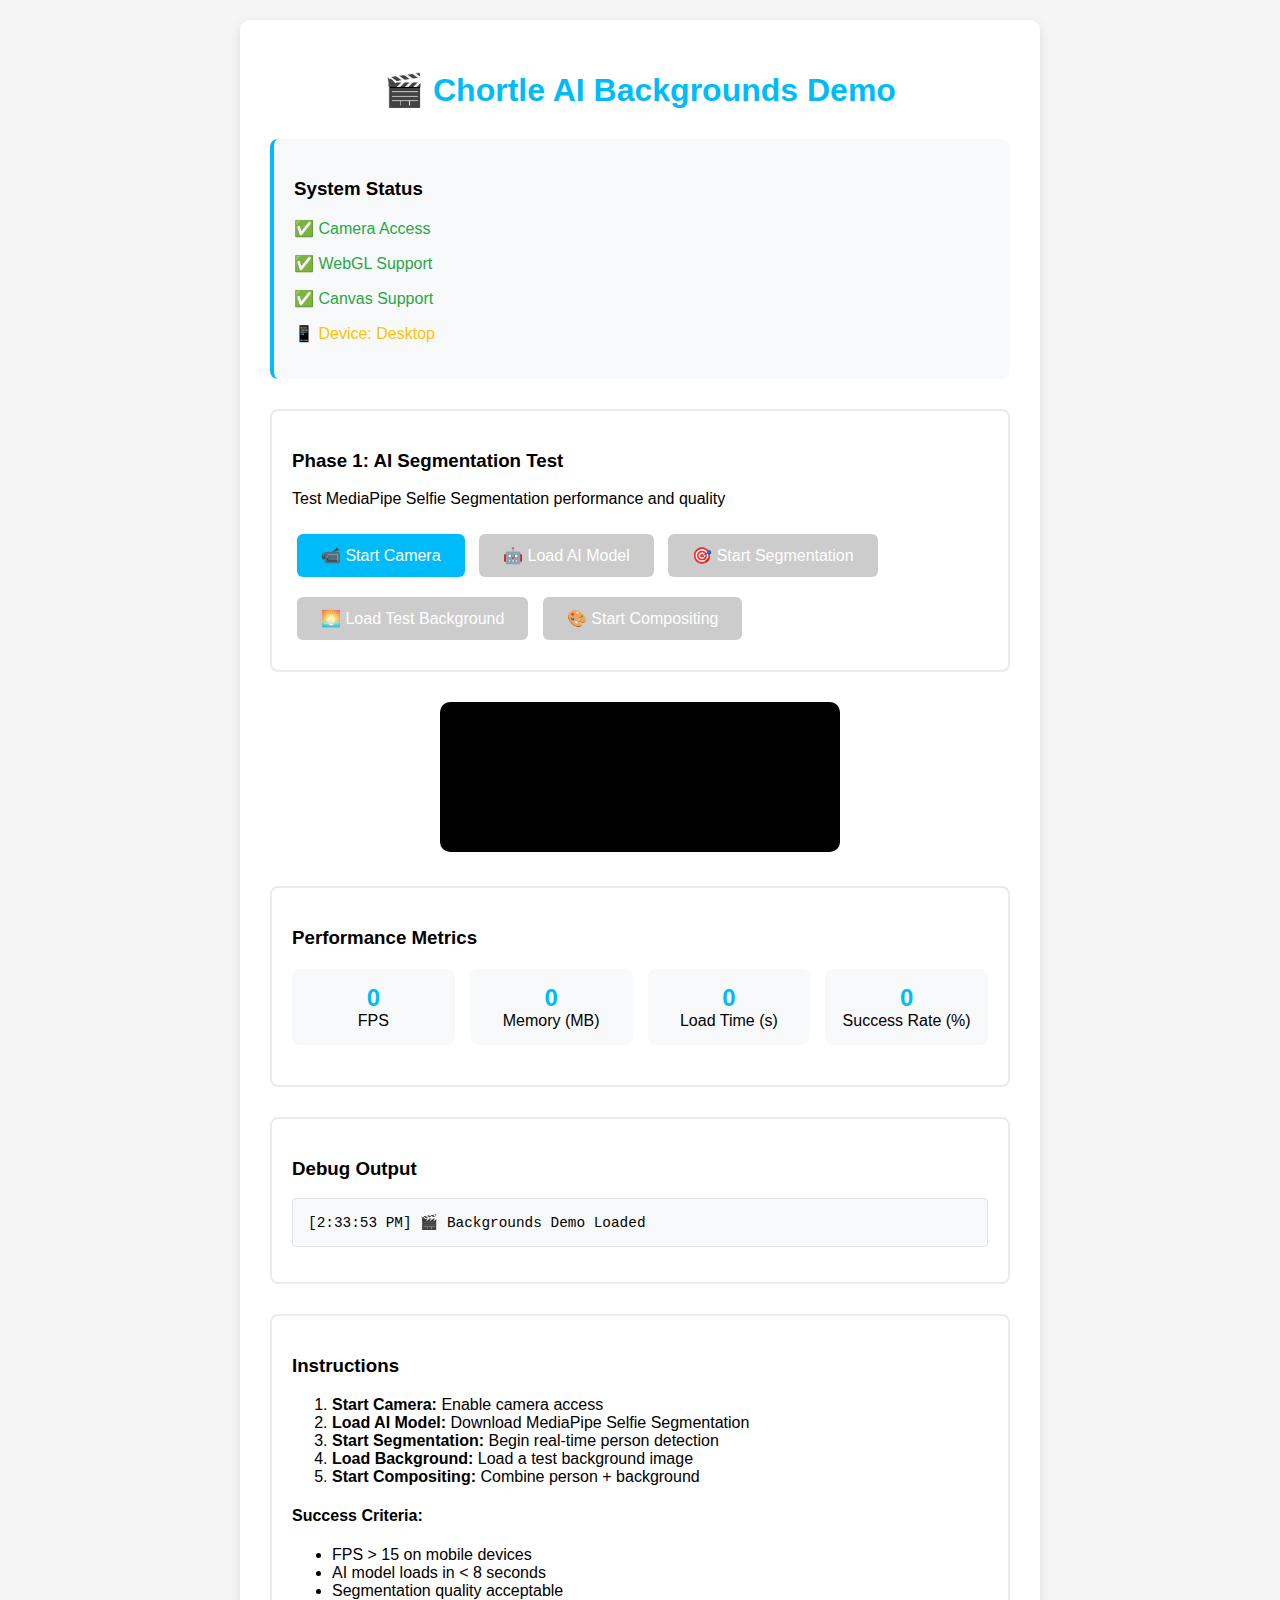
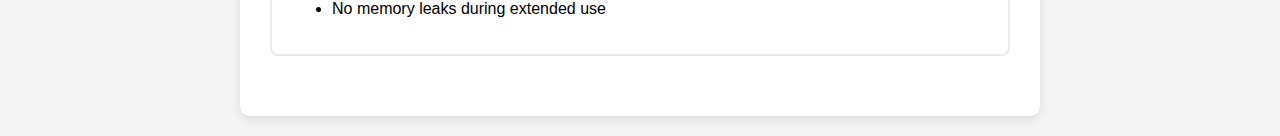
<file: backgrounds-demo.html>
<!DOCTYPE html>
<html lang="en">
<head>
    <meta charset="UTF-8">
    <meta name="viewport" content="width=device-width, initial-scale=1.0">
    <title>Chortle Backgrounds Demo - AI Segmentation Test</title>
    <style>
        body {
            font-family: 'Arial', sans-serif;
            max-width: 800px;
            margin: 0 auto;
            padding: 20px;
            background: #f5f5f5;
        }
        
        .demo-container {
            background: white;
            padding: 30px;
            border-radius: 10px;
            box-shadow: 0 4px 12px rgba(0,0,0,0.1);
        }
        
        h1 {
            color: #00BBF9;
            text-align: center;
            margin-bottom: 30px;
        }
        
        .status-section {
            background: #f8f9fa;
            padding: 20px;
            border-radius: 8px;
            margin: 20px 0;
            border-left: 4px solid #00BBF9;
        }
        
        .test-section {
            margin: 30px 0;
            padding: 20px;
            border: 2px solid #e9ecef;
            border-radius: 8px;
        }
        
        .test-btn {
            background: #00BBF9;
            color: white;
            border: none;
            padding: 12px 24px;
            border-radius: 6px;
            cursor: pointer;
            margin: 10px 5px;
            font-size: 1em;
        }
        
        .test-btn:hover {
            background: #0099CC;
        }
        
        .test-btn:disabled {
            background: #ccc;
            cursor: not-allowed;
        }
        
        .success { color: #28a745; }
        .error { color: #dc3545; }
        .warning { color: #ffc107; }
        
        .debug-output {
            background: #f8f9fa;
            border: 1px solid #dee2e6;
            border-radius: 4px;
            padding: 15px;
            margin: 15px 0;
            font-family: 'Courier New', monospace;
            font-size: 0.9em;
            max-height: 300px;
            overflow-y: auto;
        }
        
        .video-container {
            text-align: center;
            margin: 20px 0;
        }
        
        #demo-video {
            width: 100%;
            max-width: 400px;
            border-radius: 10px;
            background: #000;
        }
        
        #demo-canvas {
            width: 100%;
            max-width: 400px;
            border-radius: 10px;
            border: 2px solid #00BBF9;
            display: none;
        }
        
        .performance-metrics {
            display: grid;
            grid-template-columns: repeat(auto-fit, minmax(150px, 1fr));
            gap: 15px;
            margin: 20px 0;
        }
        
        .metric-card {
            background: #f8f9fa;
            padding: 15px;
            border-radius: 8px;
            text-align: center;
        }
        
        .metric-value {
            font-size: 1.5em;
            font-weight: bold;
            color: #00BBF9;
        }
    </style>
</head>
<body>
    <div class="demo-container">
        <h1>🎬 Chortle AI Backgrounds Demo</h1>
        
        <div class="status-section">
            <h3>System Status</h3>
            <div id="system-status">
                <p>🔄 Checking system capabilities...</p>
            </div>
        </div>
        
        <div class="test-section">
            <h3>Phase 1: AI Segmentation Test</h3>
            <p>Test MediaPipe Selfie Segmentation performance and quality</p>
            
            <button class="test-btn" onclick="startCamera()" id="start-camera-btn">📹 Start Camera</button>
            <button class="test-btn" onclick="loadSegmentation()" id="load-ai-btn" disabled>🤖 Load AI Model</button>
            <button class="test-btn" onclick="startSegmentation()" id="start-seg-btn" disabled>🎯 Start Segmentation</button>
            <button class="test-btn" onclick="loadBackground()" id="load-bg-btn" disabled>🌅 Load Test Background</button>
            <button class="test-btn" onclick="startCompositing()" id="start-comp-btn" disabled>🎨 Start Compositing</button>
        </div>
        
        <div class="video-container">
            <video id="demo-video" autoplay muted playsinline></video>
            <canvas id="demo-canvas"></canvas>
        </div>
        
        <div class="test-section">
            <h3>Performance Metrics</h3>
            <div class="performance-metrics">
                <div class="metric-card">
                    <div class="metric-value" id="fps-counter">0</div>
                    <div>FPS</div>
                </div>
                <div class="metric-card">
                    <div class="metric-value" id="memory-usage">0</div>
                    <div>Memory (MB)</div>
                </div>
                <div class="metric-card">
                    <div class="metric-value" id="load-time">0</div>
                    <div>Load Time (s)</div>
                </div>
                <div class="metric-card">
                    <div class="metric-value" id="success-rate">0</div>
                    <div>Success Rate (%)</div>
                </div>
            </div>
        </div>
        
        <div class="test-section">
            <h3>Debug Output</h3>
            <div id="debug-output" class="debug-output"></div>
        </div>
        
        <div class="test-section">
            <h3>Instructions</h3>
            <ol>
                <li><strong>Start Camera:</strong> Enable camera access</li>
                <li><strong>Load AI Model:</strong> Download MediaPipe Selfie Segmentation</li>
                <li><strong>Start Segmentation:</strong> Begin real-time person detection</li>
                <li><strong>Load Background:</strong> Load a test background image</li>
                <li><strong>Start Compositing:</strong> Combine person + background</li>
            </ol>
            
            <h4>Success Criteria:</h4>
            <ul>
                <li>FPS > 15 on mobile devices</li>
                <li>AI model loads in < 8 seconds</li>
                <li>Segmentation quality acceptable</li>
                <li>No memory leaks during extended use</li>
            </ul>
        </div>
    </div>

    <script>
        // Demo state
        let demoState = {
            camera: null,
            segmentation: null,
            canvas: null,
            ctx: null,
            backgroundImage: null,
            isSegmenting: false,
            performanceStart: 0,
            frameCount: 0,
            fpsInterval: null
        };
        
        let debugLog = [];
        
        function log(message, type = 'info') {
            const timestamp = new Date().toLocaleTimeString();
            const logEntry = `[${timestamp}] ${message}`;
            debugLog.push(logEntry);
            
            const output = document.getElementById('debug-output');
            output.innerHTML = debugLog.slice(-20).join('\n');
            output.scrollTop = output.scrollHeight;
            
            console.log(message);
        }
        
        function updateSystemStatus() {
            const statusDiv = document.getElementById('system-status');
            let status = '';
            
            // Check browser capabilities
            const hasCamera = !!(navigator.mediaDevices && navigator.mediaDevices.getUserMedia);
            const hasWebGL = !!window.WebGLRenderingContext;
            const hasCanvas = !!document.createElement('canvas').getContext;
            
            status += `<p class="${hasCamera ? 'success' : 'error'}">${hasCamera ? '✅' : '❌'} Camera Access</p>`;
            status += `<p class="${hasWebGL ? 'success' : 'error'}">${hasWebGL ? '✅' : '❌'} WebGL Support</p>`;
            status += `<p class="${hasCanvas ? 'success' : 'error'}">${hasCanvas ? '✅' : '❌'} Canvas Support</p>`;
            
            // Check if on mobile
            const isMobile = /Android|iPhone|iPad|iPod|BlackBerry|IEMobile|Opera Mini/i.test(navigator.userAgent);
            status += `<p class="warning">📱 Device: ${isMobile ? 'Mobile' : 'Desktop'}</p>`;
            
            statusDiv.innerHTML = status;
            
            // Enable next step if camera is available
            if (hasCamera) {
                document.getElementById('start-camera-btn').disabled = false;
            }
        }
        
        async function startCamera() {
            log('🎥 Starting camera...');
            demoState.performanceStart = performance.now();
            
            try {
                const constraints = {
                    video: {
                        facingMode: 'user',
                        width: { ideal: 1080 },
                        height: { ideal: 1920 }
                    }
                };
                
                const stream = await navigator.mediaDevices.getUserMedia(constraints);
                const video = document.getElementById('demo-video');
                video.srcObject = stream;
                
                demoState.camera = stream;
                
                video.onloadedmetadata = () => {
                    log(`✅ Camera started: ${video.videoWidth}x${video.videoHeight}`);
                    document.getElementById('load-ai-btn').disabled = false;
                    
                    // Setup canvas
                    const canvas = document.getElementById('demo-canvas');
                    canvas.width = video.videoWidth;
                    canvas.height = video.videoHeight;
                    demoState.canvas = canvas;
                    demoState.ctx = canvas.getContext('2d');
                };
                
            } catch (error) {
                log(`❌ Camera error: ${error.message}`, 'error');
            }
        }
        
        async function loadSegmentation() {
            log('🤖 Loading MediaPipe Selfie Segmentation...');
            const loadStart = performance.now();
            
            try {
                // This would load the actual MediaPipe library
                // For now, simulate loading time
                await new Promise(resolve => setTimeout(resolve, 2000));
                
                const loadTime = ((performance.now() - loadStart) / 1000).toFixed(1);
                document.getElementById('load-time').textContent = loadTime;
                
                log(`✅ AI model loaded in ${loadTime}s`);
                document.getElementById('start-seg-btn').disabled = false;
                
                // Simulate segmentation object
                demoState.segmentation = { ready: true };
                
            } catch (error) {
                log(`❌ AI loading error: ${error.message}`, 'error');
            }
        }
        
        function startSegmentation() {
            log('🎯 Starting real-time segmentation...');
            demoState.isSegmenting = true;
            document.getElementById('load-bg-btn').disabled = false;
            
            // Start FPS counter
            startFPSCounter();
            
            // Simulate segmentation loop
            simulateSegmentation();
        }
        
        function loadBackground() {
            log('🌅 Loading test background...');
            
            // Create a simple test background
            const canvas = document.createElement('canvas');
            canvas.width = 1080;
            canvas.height = 1920;
            const ctx = canvas.getContext('2d');
            
            // Create gradient background
            const gradient = ctx.createLinearGradient(0, 0, 0, canvas.height);
            gradient.addColorStop(0, '#FF6B6B');
            gradient.addColorStop(1, '#4ECDC4');
            
            ctx.fillStyle = gradient;
            ctx.fillRect(0, 0, canvas.width, canvas.height);
            
            // Add some text
            ctx.fillStyle = 'white';
            ctx.font = 'bold 60px Arial';
            ctx.textAlign = 'center';
            ctx.fillText('TEST BACKGROUND', canvas.width/2, canvas.height/2);
            
            demoState.backgroundImage = canvas;
            
            log('✅ Test background loaded');
            document.getElementById('start-comp-btn').disabled = false;
        }
        
        function startCompositing() {
            log('🎨 Starting background compositing...');
            
            const canvas = document.getElementById('demo-canvas');
            canvas.style.display = 'block';
            
            // Start compositing loop
            compositingLoop();
        }
        
        function compositingLoop() {
            if (!demoState.isSegmenting) return;
            
            const video = document.getElementById('demo-video');
            const canvas = demoState.canvas;
            const ctx = demoState.ctx;
            
            if (video.videoWidth > 0) {
                // Clear canvas
                ctx.clearRect(0, 0, canvas.width, canvas.height);
                
                // Draw background
                if (demoState.backgroundImage) {
                    ctx.drawImage(demoState.backgroundImage, 0, 0, canvas.width, canvas.height);
                }
                
                // Draw person (simplified - would normally be segmented)
                ctx.globalAlpha = 0.8;
                ctx.drawImage(video, 0, 0, canvas.width, canvas.height);
                ctx.globalAlpha = 1.0;
                
                // Update frame count for FPS
                demoState.frameCount++;
            }
            
            requestAnimationFrame(compositingLoop);
        }
        
        function simulateSegmentation() {
            // Simulate segmentation performance metrics
            let successCount = 0;
            let totalAttempts = 0;
            
            const segmentationLoop = () => {
                if (!demoState.isSegmenting) return;
                
                totalAttempts++;
                
                // Simulate 85% success rate
                if (Math.random() > 0.15) {
                    successCount++;
                }
                
                const successRate = ((successCount / totalAttempts) * 100).toFixed(0);
                document.getElementById('success-rate').textContent = successRate;
                
                setTimeout(segmentationLoop, 100); // 10fps simulation
            };
            
            segmentationLoop();
        }
        
        function startFPSCounter() {
            demoState.frameCount = 0;
            const startTime = performance.now();
            
            demoState.fpsInterval = setInterval(() => {
                const elapsed = (performance.now() - startTime) / 1000;
                const fps = Math.round(demoState.frameCount / elapsed);
                
                document.getElementById('fps-counter').textContent = fps;
                
                // Update memory usage (simulated)
                const memoryMB = (performance.memory ? 
                    Math.round(performance.memory.usedJSHeapSize / 1024 / 1024) : 
                    Math.round(Math.random() * 50 + 20));
                document.getElementById('memory-usage').textContent = memoryMB;
                
            }, 1000);
        }
        
        // Initialize demo when page loads
        window.addEventListener('load', () => {
            log('🎬 Backgrounds Demo Loaded');
            updateSystemStatus();
        });
    </script>
</body>
</html>
</file>
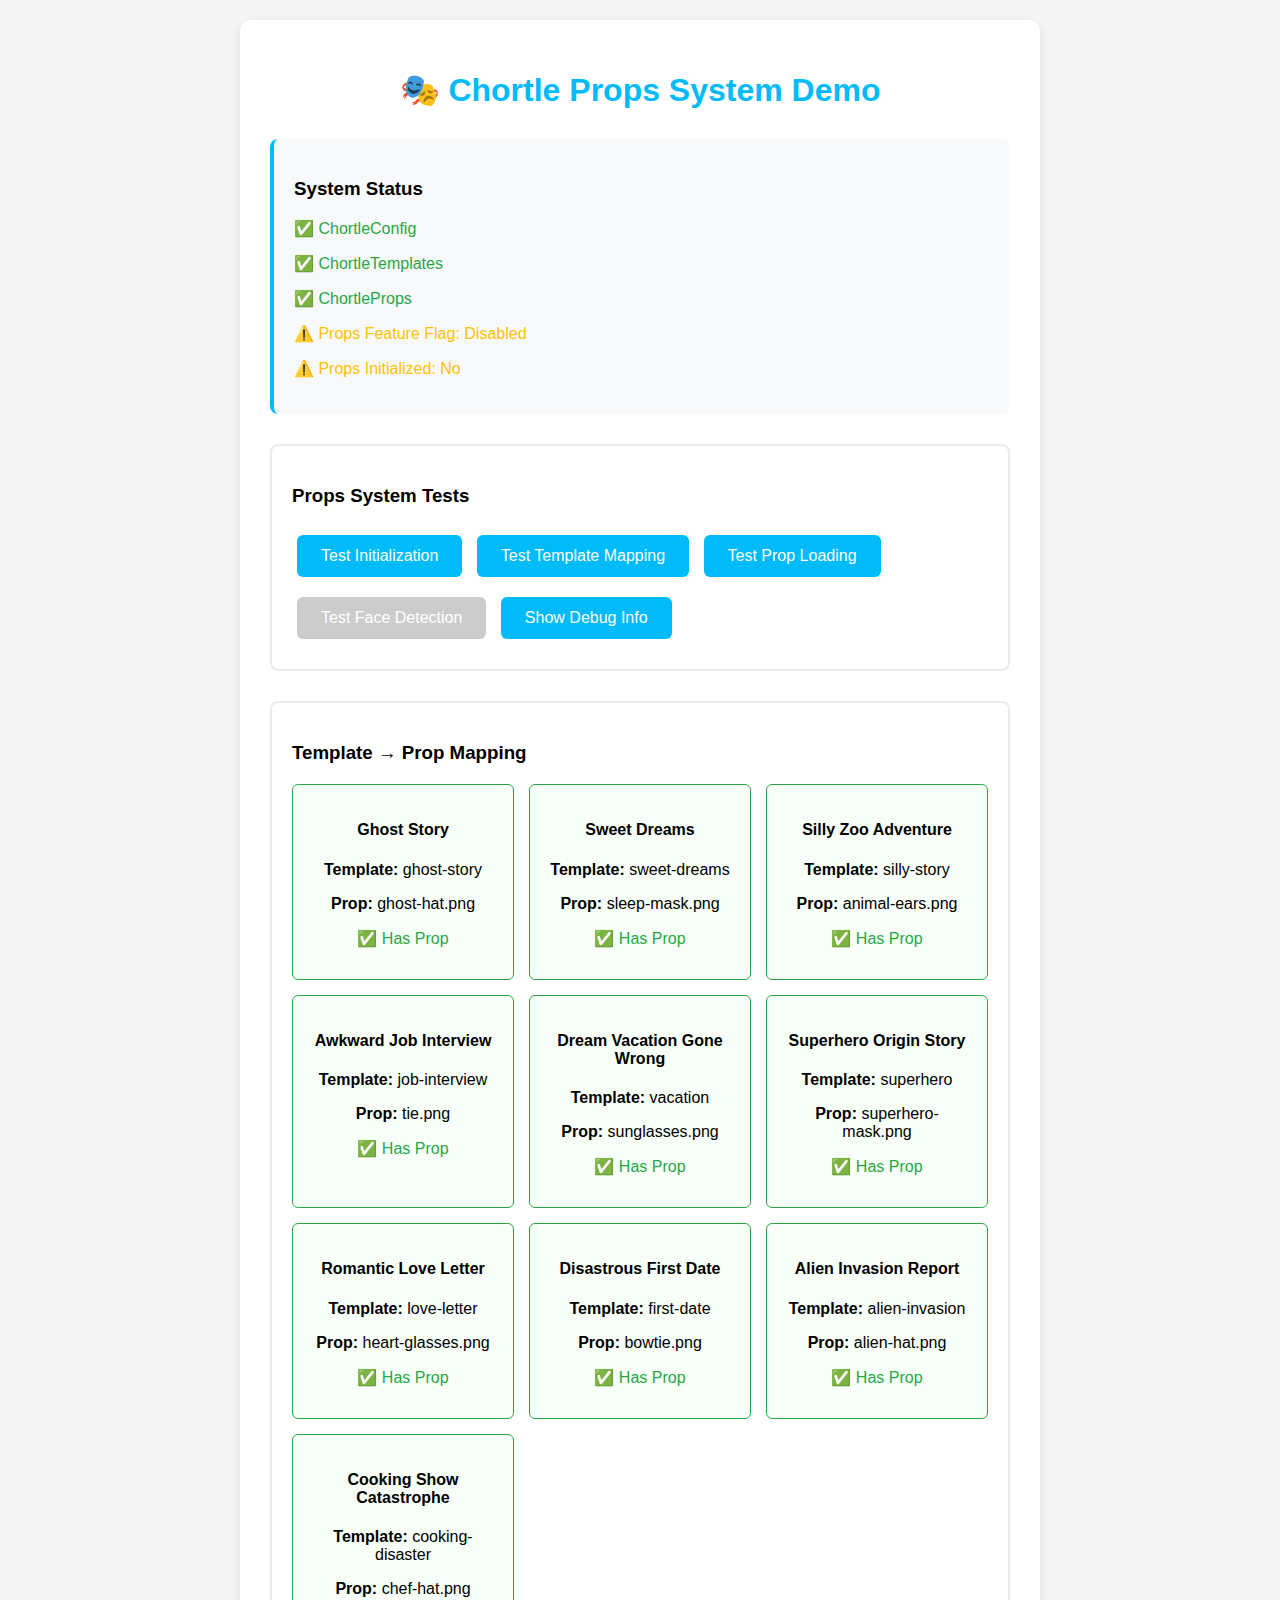
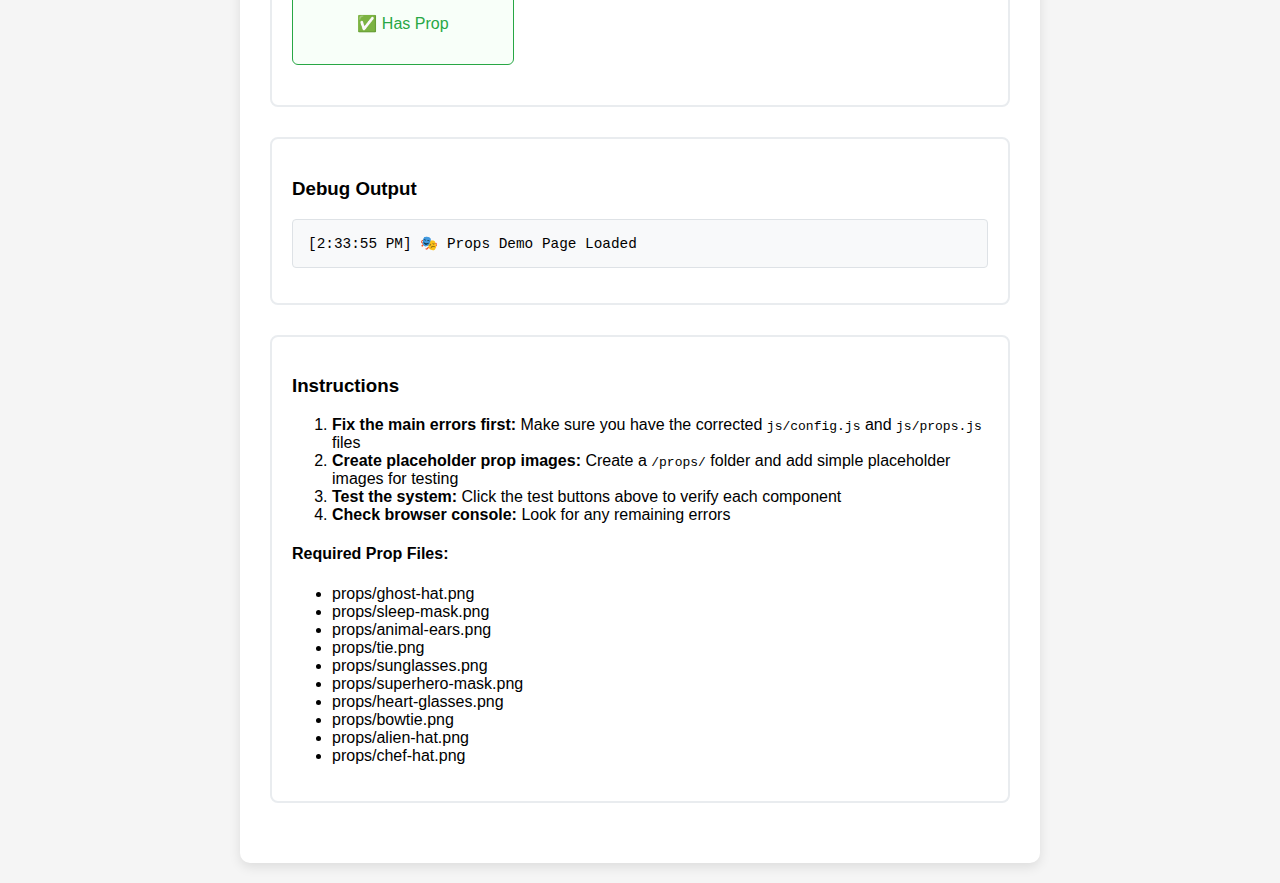
<file: props_demo.html>
<!DOCTYPE html>
<html lang="en">
<head>
    <meta charset="UTF-8">
    <meta name="viewport" content="width=device-width, initial-scale=1.0">
    <title>Chortle Props System Demo</title>
    <style>
        body {
            font-family: 'Arial', sans-serif;
            max-width: 800px;
            margin: 0 auto;
            padding: 20px;
            background: #f5f5f5;
        }
        
        .demo-container {
            background: white;
            padding: 30px;
            border-radius: 10px;
            box-shadow: 0 4px 12px rgba(0,0,0,0.1);
        }
        
        h1 {
            color: #00BBF9;
            text-align: center;
            margin-bottom: 30px;
        }
        
        .status-section {
            background: #f8f9fa;
            padding: 20px;
            border-radius: 8px;
            margin: 20px 0;
            border-left: 4px solid #00BBF9;
        }
        
        .test-section {
            margin: 30px 0;
            padding: 20px;
            border: 2px solid #e9ecef;
            border-radius: 8px;
        }
        
        .test-btn {
            background: #00BBF9;
            color: white;
            border: none;
            padding: 12px 24px;
            border-radius: 6px;
            cursor: pointer;
            margin: 10px 5px;
            font-size: 1em;
        }
        
        .test-btn:hover {
            background: #0099CC;
        }
        
        .test-btn:disabled {
            background: #ccc;
            cursor: not-allowed;
        }
        
        .success { color: #28a745; }
        .error { color: #dc3545; }
        .warning { color: #ffc107; }
        
        .debug-output {
            background: #f8f9fa;
            border: 1px solid #dee2e6;
            border-radius: 4px;
            padding: 15px;
            margin: 15px 0;
            font-family: 'Courier New', monospace;
            font-size: 0.9em;
            max-height: 300px;
            overflow-y: auto;
        }
        
        .template-grid {
            display: grid;
            grid-template-columns: repeat(auto-fit, minmax(200px, 1fr));
            gap: 15px;
            margin: 20px 0;
        }
        
        .template-card {
            border: 1px solid #dee2e6;
            border-radius: 6px;
            padding: 15px;
            text-align: center;
        }
        
        .template-card.has-prop {
            border-color: #28a745;
            background: #f8fff9;
        }
        
        .template-card.no-prop {
            border-color: #ffc107;
            background: #fffbf0;
        }
    </style>
</head>
<body>
    <div class="demo-container">
        <h1>🎭 Chortle Props System Demo</h1>
        
        <div class="status-section">
            <h3>System Status</h3>
            <div id="system-status">
                <p>🔄 Checking system status...</p>
            </div>
        </div>
        
        <div class="test-section">
            <h3>Props System Tests</h3>
            <button class="test-btn" onclick="testPropsInitialization()">Test Initialization</button>
            <button class="test-btn" onclick="testTemplateMapping()">Test Template Mapping</button>
            <button class="test-btn" onclick="testPropLoading()">Test Prop Loading</button>
            <button class="test-btn" onclick="testFaceDetection()" id="face-test-btn" disabled>Test Face Detection</button>
            <button class="test-btn" onclick="showDebugInfo()">Show Debug Info</button>
        </div>
        
        <div class="test-section">
            <h3>Template → Prop Mapping</h3>
            <div id="template-mapping"></div>
        </div>
        
        <div class="test-section">
            <h3>Debug Output</h3>
            <div id="debug-output" class="debug-output"></div>
        </div>
        
        <div class="test-section">
            <h3>Instructions</h3>
            <ol>
                <li><strong>Fix the main errors first:</strong> Make sure you have the corrected <code>js/config.js</code> and <code>js/props.js</code> files</li>
                <li><strong>Create placeholder prop images:</strong> Create a <code>/props/</code> folder and add simple placeholder images for testing</li>
                <li><strong>Test the system:</strong> Click the test buttons above to verify each component</li>
                <li><strong>Check browser console:</strong> Look for any remaining errors</li>
            </ol>
            
            <h4>Required Prop Files:</h4>
            <ul>
                <li>props/ghost-hat.png</li>
                <li>props/sleep-mask.png</li>
                <li>props/animal-ears.png</li>
                <li>props/tie.png</li>
                <li>props/sunglasses.png</li>
                <li>props/superhero-mask.png</li>
                <li>props/heart-glasses.png</li>
                <li>props/bowtie.png</li>
                <li>props/alien-hat.png</li>
                <li>props/chef-hat.png</li>
            </ul>
        </div>
    </div>

    <!-- Load Chortle modules -->
    <script src="js/config.js"></script>
    <script src="js/templates.js"></script>
    <script src="js/props.js"></script>

    <script>
        let debugLog = [];
        
        function log(message, type = 'info') {
            const timestamp = new Date().toLocaleTimeString();
            const logEntry = `[${timestamp}] ${message}`;
            debugLog.push(logEntry);
            
            const output = document.getElementById('debug-output');
            output.innerHTML = debugLog.slice(-20).join('\n'); // Show last 20 entries
            output.scrollTop = output.scrollHeight;
            
            console.log(message);
        }
        
        function updateSystemStatus() {
            const statusDiv = document.getElementById('system-status');
            let status = '';
            
            // Check if core modules are loaded
            const coreModules = ['ChortleConfig', 'ChortleTemplates', 'ChortleProps'];
            const moduleStatus = coreModules.map(module => {
                const loaded = !!window[module];
                return `<p class="${loaded ? 'success' : 'error'}">${loaded ? '✅' : '❌'} ${module}</p>`;
            }).join('');
            
            // Check props feature flag
            const propsEnabled = window.ChortleConfig?.FEATURES?.propsEnabled;
            const flagStatus = `<p class="${propsEnabled ? 'success' : 'warning'}">${propsEnabled ? '✅' : '⚠️'} Props Feature Flag: ${propsEnabled ? 'Enabled' : 'Disabled'}</p>`;
            
            // Check props initialization
            const propsInit = window.ChortleProps?.isInitialized;
            const initStatus = `<p class="${propsInit ? 'success' : 'warning'}">${propsInit ? '✅' : '⚠️'} Props Initialized: ${propsInit ? 'Yes' : 'No'}</p>`;
            
            statusDiv.innerHTML = moduleStatus + flagStatus + initStatus;
            
            // Enable face detection test if props are initialized
            const faceTestBtn = document.getElementById('face-test-btn');
            if (propsInit) {
                faceTestBtn.disabled = false;
            }
        }
        
        function showTemplateMapping() {
            const mappingDiv = document.getElementById('template-mapping');
            
            if (!window.ChortleProps || !window.ChortleTemplates) {
                mappingDiv.innerHTML = '<p class="error">❌ Required modules not loaded</p>';
                return;
            }
            
            const templates = window.ChortleTemplates.templates;
            const props = window.ChortleProps.templateProps;
            
            let html = '<div class="template-grid">';
            
            Object.keys(templates).forEach(templateKey => {
                const template = templates[templateKey];
                const hasProp = !!props[templateKey];
                const propFile = props[templateKey] || 'No prop defined';
                
                html += `
                    <div class="template-card ${hasProp ? 'has-prop' : 'no-prop'}">
                        <h4>${template.title}</h4>
                        <p><strong>Template:</strong> ${templateKey}</p>
                        <p><strong>Prop:</strong> ${propFile}</p>
                        <p class="${hasProp ? 'success' : 'warning'}">${hasProp ? '✅ Has Prop' : '⚠️ No Prop'}</p>
                    </div>
                `;
            });
            
            html += '</div>';
            mappingDiv.innerHTML = html;
        }
        
        async function testPropsInitialization() {
            log('🧪 Testing Props Initialization...');
            
            if (!window.ChortleProps) {
                log('❌ ChortleProps module not found', 'error');
                return;
            }
            
            if (!window.ChortleConfig?.FEATURES?.propsEnabled) {
                log('⚠️ Props disabled by feature flag', 'warning');
                return;
            }
            
            try {
                const result = await window.ChortleProps.initialize();
                if (result) {
                    log('✅ Props initialization successful', 'success');
                } else {
                    log('❌ Props initialization failed', 'error');
                }
            } catch (error) {
                log(`❌ Props initialization error: ${error.message}`, 'error');
            }
            
            updateSystemStatus();
        }
        
        function testTemplateMapping() {
            log('🧪 Testing Template Mapping...');
            
            if (!window.ChortleProps) {
                log('❌ ChortleProps module not found', 'error');
                return;
            }
            
            const templates = Object.keys(window.ChortleTemplates?.templates || {});
            const props = window.ChortleProps.templateProps;
            
            log(`📊 Found ${templates.length} templates`);
            
            let withProps = 0;
            templates.forEach(templateKey => {
                const hasProp = window.ChortleProps.hasPropsForTemplate(templateKey);
                if (hasProp) {
                    withProps++;
                    const propFile = window.ChortleProps.getPropForTemplate(templateKey);
                    log(`✅ ${templateKey} → ${propFile}`);
                } else {
                    log(`⚠️ ${templateKey} → No prop defined`, 'warning');
                }
            });
            
            log(`📊 Summary: ${withProps}/${templates.length} templates have props`);
            showTemplateMapping();
        }
        
        function testPropLoading() {
            log('🧪 Testing Prop Loading...');
            
            if (!window.ChortleProps?.isInitialized) {
                log('❌ Props system not initialized', 'error');
                return;
            }
            
            // Test loading a prop for silly-story template
            const testTemplate = 'silly-story';
            log(`🔄 Testing prop loading for template: ${testTemplate}`);
            
            const success = window.ChortleProps.enablePropsForTemplate(testTemplate);
            if (success) {
                log(`✅ Props enabled for ${testTemplate}`, 'success');
                
                // Check if prop image loads
                setTimeout(() => {
                    if (window.ChortleProps.propImage) {
                        log('✅ Prop image loaded successfully', 'success');
                    } else {
                        log('⚠️ Prop image not yet loaded (may need more time)', 'warning');
                    }
                }, 2000);
            } else {
                log(`❌ Failed to enable props for ${testTemplate}`, 'error');
            }
        }
        
        async function testFaceDetection() {
            log('🧪 Testing Face Detection...');
            
            if (!window.ChortleProps?.isInitialized) {
                log('❌ Props system not initialized', 'error');
                return;
            }
            
            try {
                log('🔄 Loading MediaPipe Face Detection...');
                await window.ChortleProps.loadFaceDetection();
                log('✅ Face detection loaded successfully', 'success');
                
                // Test with dummy data
                window.ChortleProps.testProps('silly-story');
                log('✅ Face detection test completed', 'success');
                
            } catch (error) {
                log(`❌ Face detection test failed: ${error.message}`, 'error');
            }
        }
        
        function showDebugInfo() {
            log('🧪 Collecting Debug Info...');
            
            if (!window.ChortleProps) {
                log('❌ ChortleProps module not found', 'error');
                return;
            }
            
            const debugInfo = window.ChortleProps.getDebugInfo();
            log('📊 Debug Info:');
            Object.keys(debugInfo).forEach(key => {
                log(`  ${key}: ${JSON.stringify(debugInfo[key])}`);
            });
        }
        
        // Initialize demo when page loads
        window.addEventListener('load', () => {
            log('🎭 Props Demo Page Loaded');
            updateSystemStatus();
            showTemplateMapping();
            
            // Auto-test initialization if props are enabled
            setTimeout(() => {
                if (window.ChortleConfig?.FEATURES?.propsEnabled) {
                    testPropsInitialization();
                }
            }, 1000);
        });
    </script>
</body>
</html>
</file>
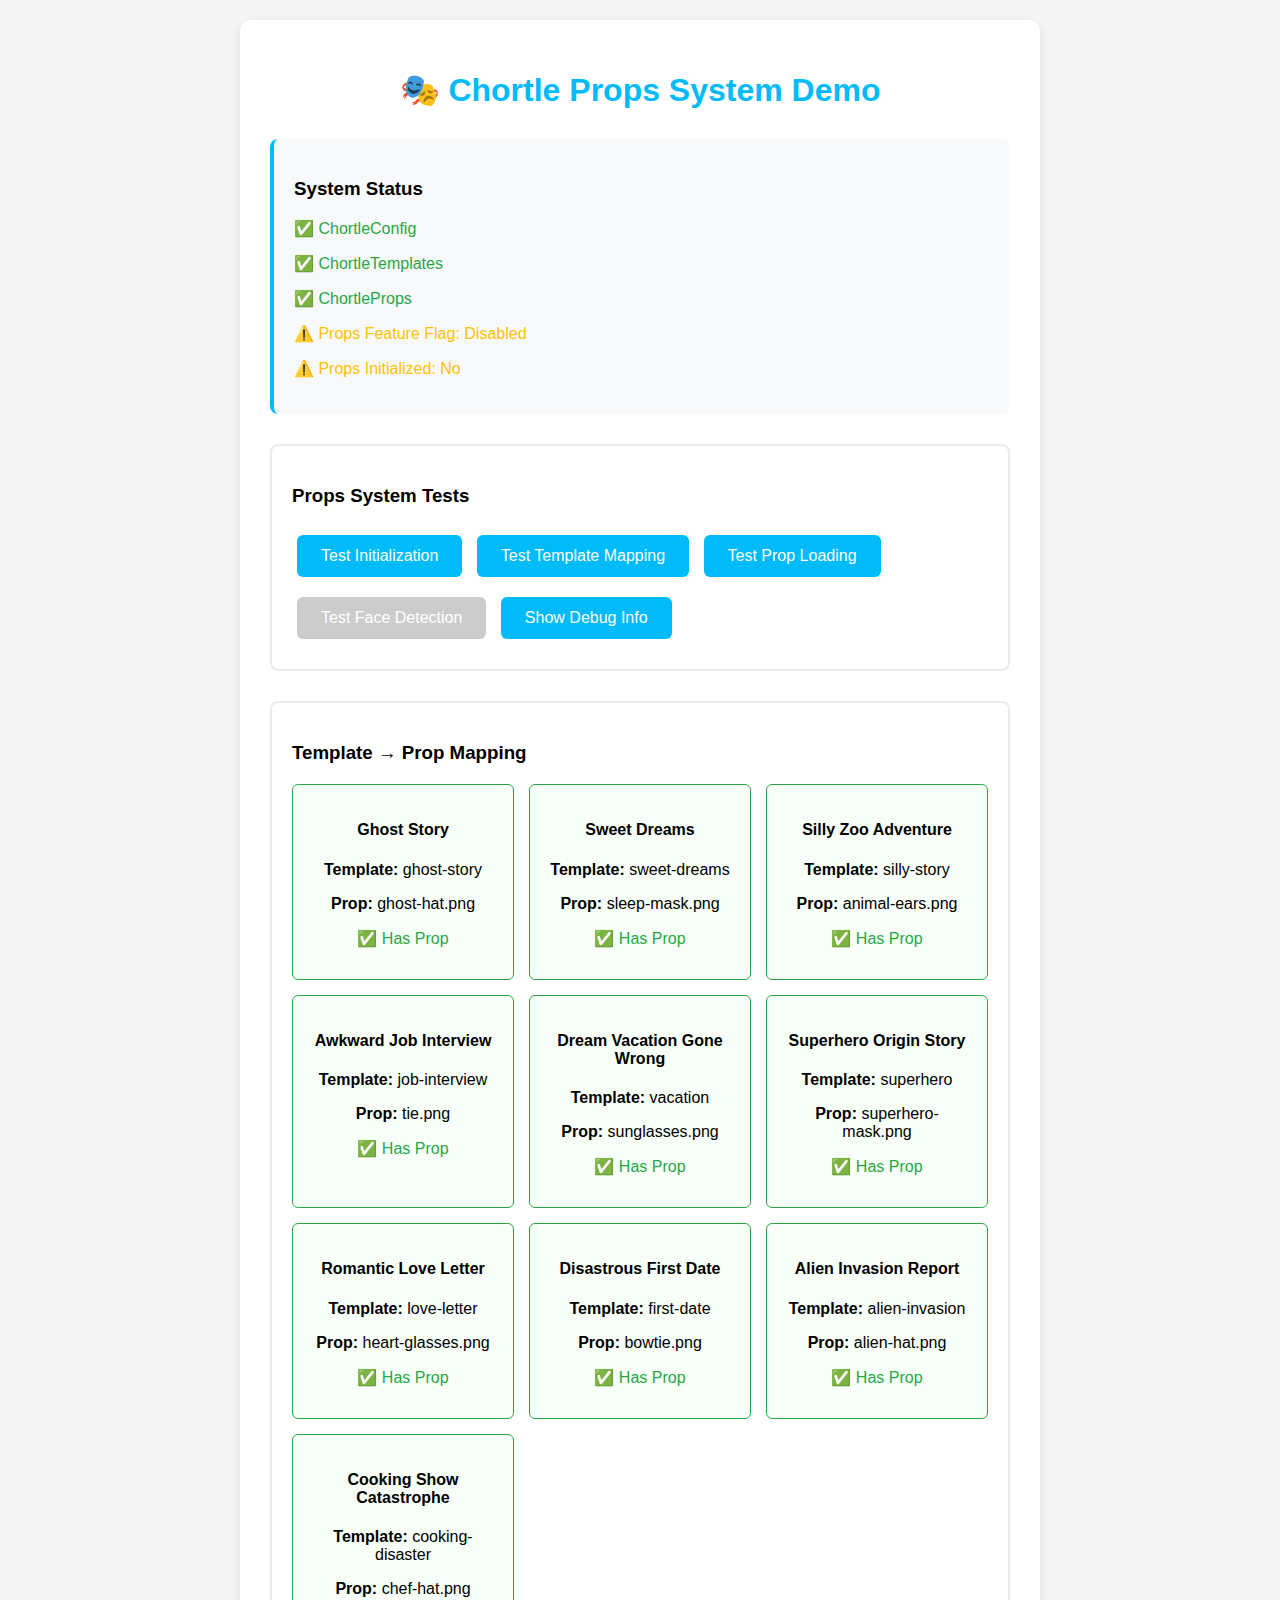
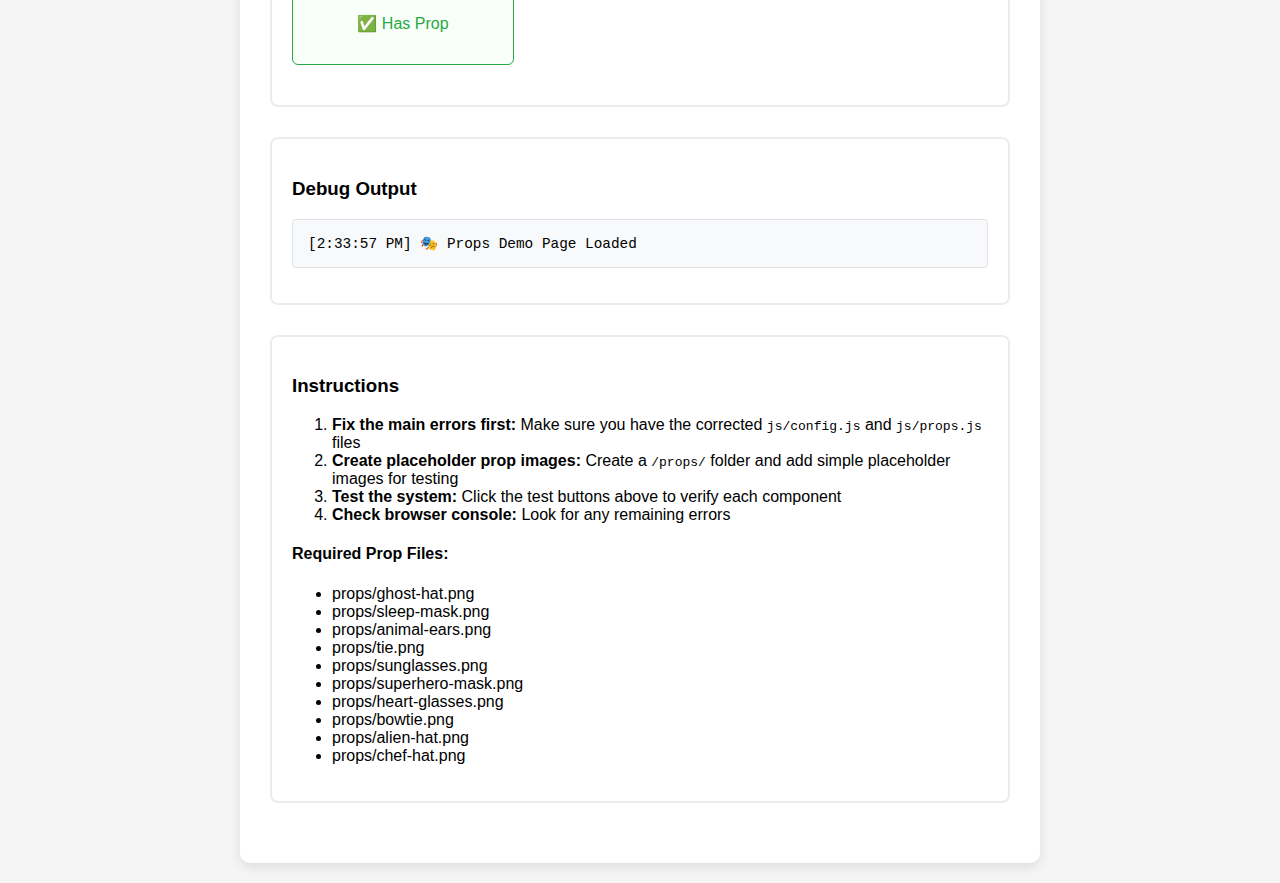
<file: props_demo_html.html>
<!DOCTYPE html>
<html lang="en">
<head>
    <meta charset="UTF-8">
    <meta name="viewport" content="width=device-width, initial-scale=1.0">
    <title>Chortle Props System Demo</title>
    <style>
        body {
            font-family: 'Arial', sans-serif;
            max-width: 800px;
            margin: 0 auto;
            padding: 20px;
            background: #f5f5f5;
        }
        
        .demo-container {
            background: white;
            padding: 30px;
            border-radius: 10px;
            box-shadow: 0 4px 12px rgba(0,0,0,0.1);
        }
        
        h1 {
            color: #00BBF9;
            text-align: center;
            margin-bottom: 30px;
        }
        
        .status-section {
            background: #f8f9fa;
            padding: 20px;
            border-radius: 8px;
            margin: 20px 0;
            border-left: 4px solid #00BBF9;
        }
        
        .test-section {
            margin: 30px 0;
            padding: 20px;
            border: 2px solid #e9ecef;
            border-radius: 8px;
        }
        
        .test-btn {
            background: #00BBF9;
            color: white;
            border: none;
            padding: 12px 24px;
            border-radius: 6px;
            cursor: pointer;
            margin: 10px 5px;
            font-size: 1em;
        }
        
        .test-btn:hover {
            background: #0099CC;
        }
        
        .test-btn:disabled {
            background: #ccc;
            cursor: not-allowed;
        }
        
        .success { color: #28a745; }
        .error { color: #dc3545; }
        .warning { color: #ffc107; }
        
        .debug-output {
            background: #f8f9fa;
            border: 1px solid #dee2e6;
            border-radius: 4px;
            padding: 15px;
            margin: 15px 0;
            font-family: 'Courier New', monospace;
            font-size: 0.9em;
            max-height: 300px;
            overflow-y: auto;
        }
        
        .template-grid {
            display: grid;
            grid-template-columns: repeat(auto-fit, minmax(200px, 1fr));
            gap: 15px;
            margin: 20px 0;
        }
        
        .template-card {
            border: 1px solid #dee2e6;
            border-radius: 6px;
            padding: 15px;
            text-align: center;
        }
        
        .template-card.has-prop {
            border-color: #28a745;
            background: #f8fff9;
        }
        
        .template-card.no-prop {
            border-color: #ffc107;
            background: #fffbf0;
        }
    </style>
</head>
<body>
    <div class="demo-container">
        <h1>🎭 Chortle Props System Demo</h1>
        
        <div class="status-section">
            <h3>System Status</h3>
            <div id="system-status">
                <p>🔄 Checking system status...</p>
            </div>
        </div>
        
        <div class="test-section">
            <h3>Props System Tests</h3>
            <button class="test-btn" onclick="testPropsInitialization()">Test Initialization</button>
            <button class="test-btn" onclick="testTemplateMapping()">Test Template Mapping</button>
            <button class="test-btn" onclick="testPropLoading()">Test Prop Loading</button>
            <button class="test-btn" onclick="testFaceDetection()" id="face-test-btn" disabled>Test Face Detection</button>
            <button class="test-btn" onclick="showDebugInfo()">Show Debug Info</button>
        </div>
        
        <div class="test-section">
            <h3>Template → Prop Mapping</h3>
            <div id="template-mapping"></div>
        </div>
        
        <div class="test-section">
            <h3>Debug Output</h3>
            <div id="debug-output" class="debug-output"></div>
        </div>
        
        <div class="test-section">
            <h3>Instructions</h3>
            <ol>
                <li><strong>Fix the main errors first:</strong> Make sure you have the corrected <code>js/config.js</code> and <code>js/props.js</code> files</li>
                <li><strong>Create placeholder prop images:</strong> Create a <code>/props/</code> folder and add simple placeholder images for testing</li>
                <li><strong>Test the system:</strong> Click the test buttons above to verify each component</li>
                <li><strong>Check browser console:</strong> Look for any remaining errors</li>
            </ol>
            
            <h4>Required Prop Files:</h4>
            <ul>
                <li>props/ghost-hat.png</li>
                <li>props/sleep-mask.png</li>
                <li>props/animal-ears.png</li>
                <li>props/tie.png</li>
                <li>props/sunglasses.png</li>
                <li>props/superhero-mask.png</li>
                <li>props/heart-glasses.png</li>
                <li>props/bowtie.png</li>
                <li>props/alien-hat.png</li>
                <li>props/chef-hat.png</li>
            </ul>
        </div>
    </div>

    <!-- Load Chortle modules -->
    <script src="js/config.js"></script>
    <script src="js/templates.js"></script>
    <script src="js/props.js"></script>

    <script>
        let debugLog = [];
        
        function log(message, type = 'info') {
            const timestamp = new Date().toLocaleTimeString();
            const logEntry = `[${timestamp}] ${message}`;
            debugLog.push(logEntry);
            
            const output = document.getElementById('debug-output');
            output.innerHTML = debugLog.slice(-20).join('\n'); // Show last 20 entries
            output.scrollTop = output.scrollHeight;
            
            console.log(message);
        }
        
        function updateSystemStatus() {
            const statusDiv = document.getElementById('system-status');
            let status = '';
            
            // Check if core modules are loaded
            const coreModules = ['ChortleConfig', 'ChortleTemplates', 'ChortleProps'];
            const moduleStatus = coreModules.map(module => {
                const loaded = !!window[module];
                return `<p class="${loaded ? 'success' : 'error'}">${loaded ? '✅' : '❌'} ${module}</p>`;
            }).join('');
            
            // Check props feature flag
            const propsEnabled = window.ChortleConfig?.FEATURES?.propsEnabled;
            const flagStatus = `<p class="${propsEnabled ? 'success' : 'warning'}">${propsEnabled ? '✅' : '⚠️'} Props Feature Flag: ${propsEnabled ? 'Enabled' : 'Disabled'}</p>`;
            
            // Check props initialization
            const propsInit = window.ChortleProps?.isInitialized;
            const initStatus = `<p class="${propsInit ? 'success' : 'warning'}">${propsInit ? '✅' : '⚠️'} Props Initialized: ${propsInit ? 'Yes' : 'No'}</p>`;
            
            statusDiv.innerHTML = moduleStatus + flagStatus + initStatus;
            
            // Enable face detection test if props are initialized
            const faceTestBtn = document.getElementById('face-test-btn');
            if (propsInit) {
                faceTestBtn.disabled = false;
            }
        }
        
        function showTemplateMapping() {
            const mappingDiv = document.getElementById('template-mapping');
            
            if (!window.ChortleProps || !window.ChortleTemplates) {
                mappingDiv.innerHTML = '<p class="error">❌ Required modules not loaded</p>';
                return;
            }
            
            const templates = window.ChortleTemplates.templates;
            const props = window.ChortleProps.templateProps;
            
            let html = '<div class="template-grid">';
            
            Object.keys(templates).forEach(templateKey => {
                const template = templates[templateKey];
                const hasProp = !!props[templateKey];
                const propFile = props[templateKey] || 'No prop defined';
                
                html += `
                    <div class="template-card ${hasProp ? 'has-prop' : 'no-prop'}">
                        <h4>${template.title}</h4>
                        <p><strong>Template:</strong> ${templateKey}</p>
                        <p><strong>Prop:</strong> ${propFile}</p>
                        <p class="${hasProp ? 'success' : 'warning'}">${hasProp ? '✅ Has Prop' : '⚠️ No Prop'}</p>
                    </div>
                `;
            });
            
            html += '</div>';
            mappingDiv.innerHTML = html;
        }
        
        async function testPropsInitialization() {
            log('🧪 Testing Props Initialization...');
            
            if (!window.ChortleProps) {
                log('❌ ChortleProps module not found', 'error');
                return;
            }
            
            if (!window.ChortleConfig?.FEATURES?.propsEnabled) {
                log('⚠️ Props disabled by feature flag', 'warning');
                return;
            }
            
            try {
                const result = await window.ChortleProps.initialize();
                if (result) {
                    log('✅ Props initialization successful', 'success');
                } else {
                    log('❌ Props initialization failed', 'error');
                }
            } catch (error) {
                log(`❌ Props initialization error: ${error.message}`, 'error');
            }
            
            updateSystemStatus();
        }
        
        function testTemplateMapping() {
            log('🧪 Testing Template Mapping...');
            
            if (!window.ChortleProps) {
                log('❌ ChortleProps module not found', 'error');
                return;
            }
            
            const templates = Object.keys(window.ChortleTemplates?.templates || {});
            const props = window.ChortleProps.templateProps;
            
            log(`📊 Found ${templates.length} templates`);
            
            let withProps = 0;
            templates.forEach(templateKey => {
                const hasProp = window.ChortleProps.hasPropsForTemplate(templateKey);
                if (hasProp) {
                    withProps++;
                    const propFile = window.ChortleProps.getPropForTemplate(templateKey);
                    log(`✅ ${templateKey} → ${propFile}`);
                } else {
                    log(`⚠️ ${templateKey} → No prop defined`, 'warning');
                }
            });
            
            log(`📊 Summary: ${withProps}/${templates.length} templates have props`);
            showTemplateMapping();
        }
        
        function testPropLoading() {
            log('🧪 Testing Prop Loading...');
            
            if (!window.ChortleProps?.isInitialized) {
                log('❌ Props system not initialized', 'error');
                return;
            }
            
            // Test loading a prop for silly-story template
            const testTemplate = 'silly-story';
            log(`🔄 Testing prop loading for template: ${testTemplate}`);
            
            const success = window.ChortleProps.enablePropsForTemplate(testTemplate);
            if (success) {
                log(`✅ Props enabled for ${testTemplate}`, 'success');
                
                // Check if prop image loads
                setTimeout(() => {
                    if (window.ChortleProps.propImage) {
                        log('✅ Prop image loaded successfully', 'success');
                    } else {
                        log('⚠️ Prop image not yet loaded (may need more time)', 'warning');
                    }
                }, 2000);
            } else {
                log(`❌ Failed to enable props for ${testTemplate}`, 'error');
            }
        }
        
        async function testFaceDetection() {
            log('🧪 Testing Face Detection...');
            
            if (!window.ChortleProps?.isInitialized) {
                log('❌ Props system not initialized', 'error');
                return;
            }
            
            try {
                log('🔄 Loading MediaPipe Face Detection...');
                await window.ChortleProps.loadFaceDetection();
                log('✅ Face detection loaded successfully', 'success');
                
                // Test with dummy data
                window.ChortleProps.testProps('silly-story');
                log('✅ Face detection test completed', 'success');
                
            } catch (error) {
                log(`❌ Face detection test failed: ${error.message}`, 'error');
            }
        }
        
        function showDebugInfo() {
            log('🧪 Collecting Debug Info...');
            
            if (!window.ChortleProps) {
                log('❌ ChortleProps module not found', 'error');
                return;
            }
            
            const debugInfo = window.ChortleProps.getDebugInfo();
            log('📊 Debug Info:');
            Object.keys(debugInfo).forEach(key => {
                log(`  ${key}: ${JSON.stringify(debugInfo[key])}`);
            });
        }
        
        // Initialize demo when page loads
        window.addEventListener('load', () => {
            log('🎭 Props Demo Page Loaded');
            updateSystemStatus();
            showTemplateMapping();
            
            // Auto-test initialization if props are enabled
            setTimeout(() => {
                if (window.ChortleConfig?.FEATURES?.propsEnabled) {
                    testPropsInitialization();
                }
            }, 1000);
        });
    </script>
</body>
</html>
</file>
